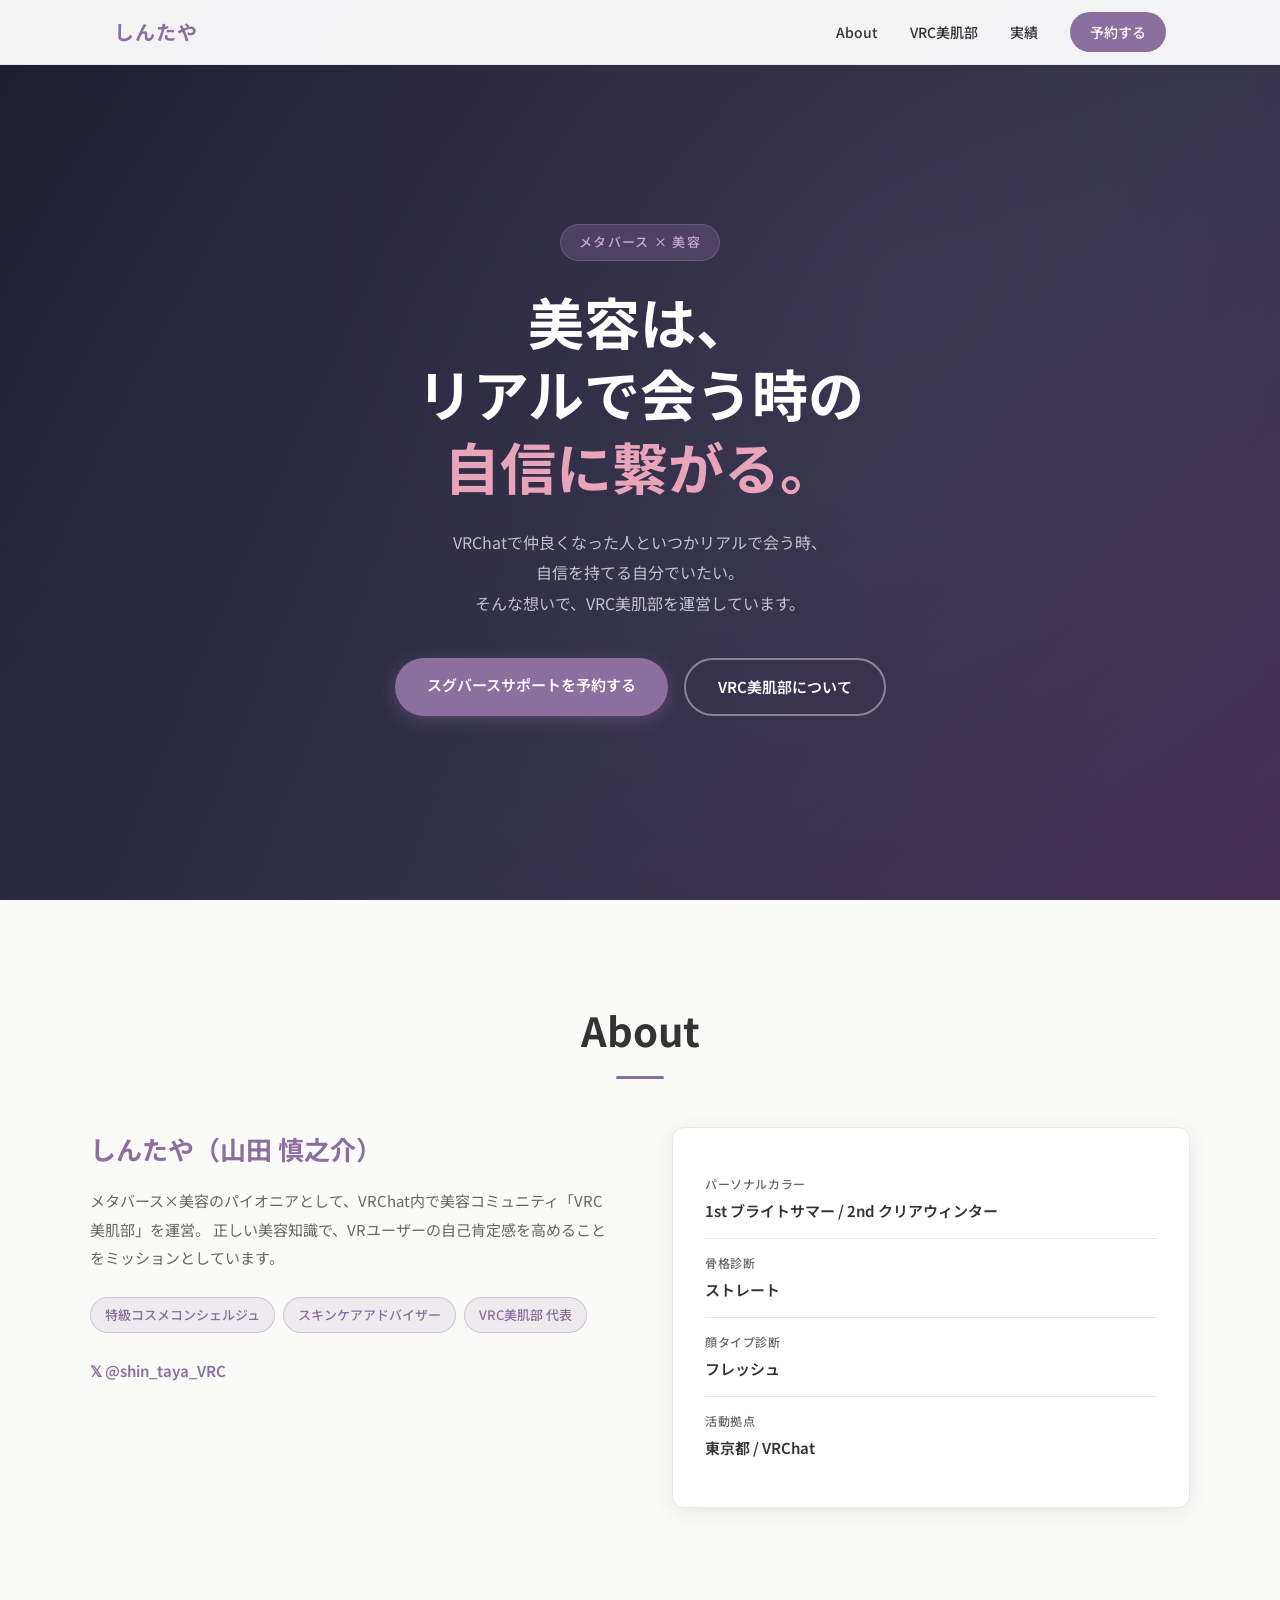
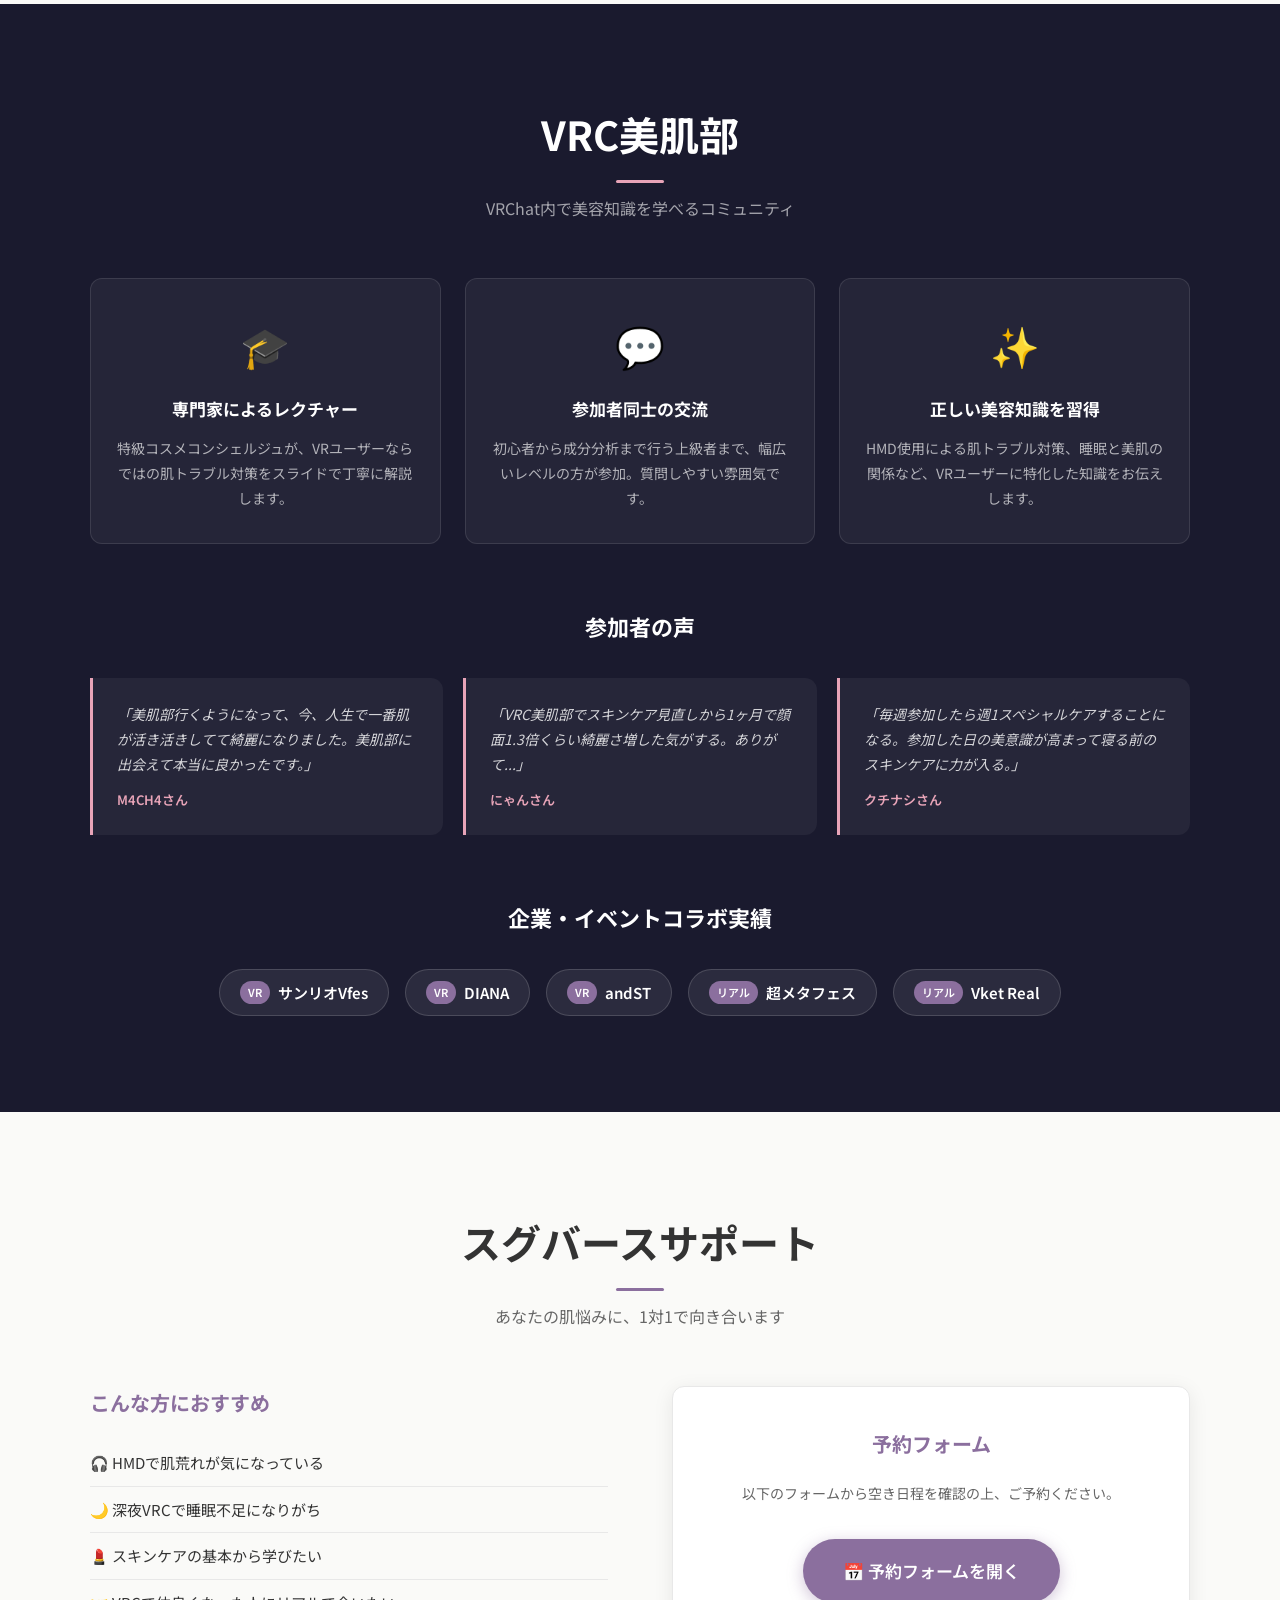
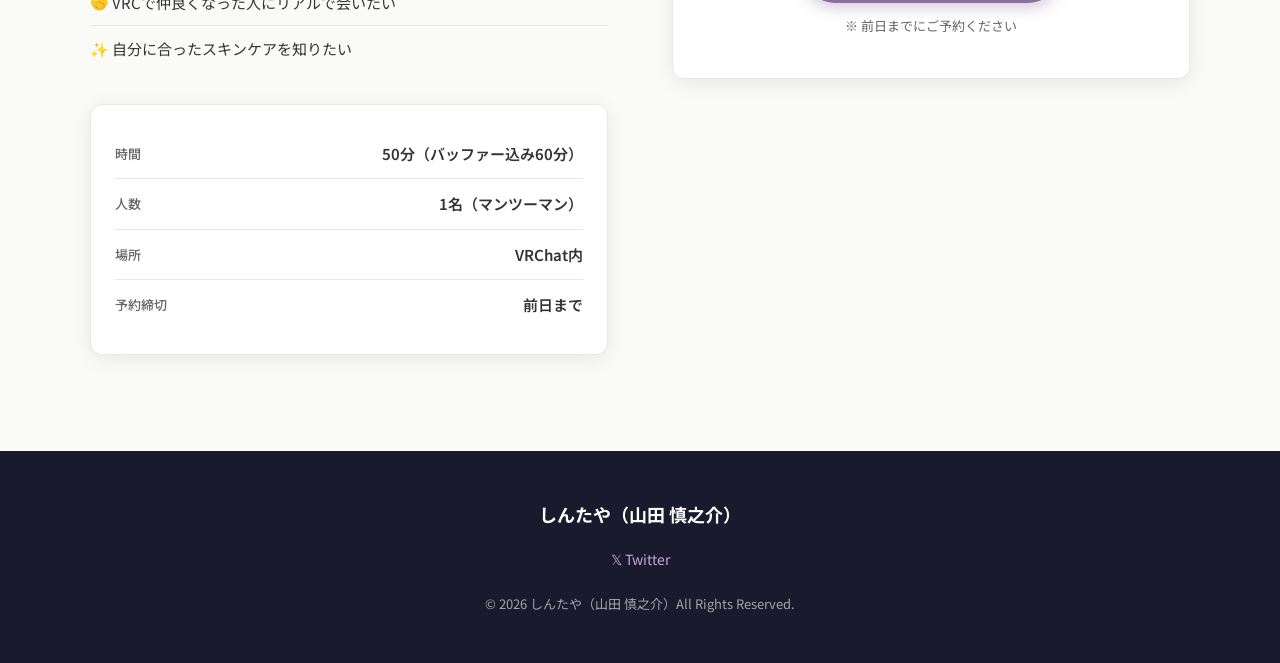
<file: index.html>
<!DOCTYPE html>
<html lang="ja">
<head>
  <meta charset="UTF-8">
  <meta name="viewport" content="width=device-width, initial-scale=1.0">
  <title>SHINTAYA | しんたや（山田 慎之介）公式サイト</title>
  <meta name="description" content="メタバース×美容のパイオニア。VRC美肌部代表・特級コスメコンシェルジュ しんたや（山田 慎之介）の公式サイト。スグバースサポート予約受付中。">
  <link rel="stylesheet" href="css/style.css">
  <link rel="preconnect" href="https://fonts.googleapis.com">
  <link href="https://fonts.googleapis.com/css2?family=Noto+Sans+JP:wght@300;400;500;700&display=swap" rel="stylesheet">
</head>
<body>

  <!-- ナビゲーション -->
  <nav class="navbar">
    <div class="nav-inner">
      <a href="#" class="nav-logo">しんたや</a>
      <ul class="nav-links">
        <li><a href="#about">About</a></li>
        <li><a href="#vrc-bihada">VRC美肌部</a></li>
        <li><a href="#achievements">実績</a></li>
        <li><a href="#support" class="nav-cta">予約する</a></li>
      </ul>
    </div>
  </nav>

  <!-- ヒーローセクション -->
  <section class="hero">
    <div class="hero-content">
      <p class="hero-tag">メタバース × 美容</p>
      <h1 class="hero-title">
        美容は、<br>
        リアルで会う時の<br>
        <span class="accent">自信に繋がる。</span>
      </h1>
      <p class="hero-sub">
        VRChatで仲良くなった人といつかリアルで会う時、<br>
        自信を持てる自分でいたい。<br>
        そんな想いで、VRC美肌部を運営しています。
      </p>
      <div class="hero-buttons">
        <a href="#support" class="btn-primary">スグバースサポートを予約する</a>
        <a href="#vrc-bihada" class="btn-secondary">VRC美肌部について</a>
      </div>
    </div>
  </section>

  <!-- Aboutセクション -->
  <section id="about" class="section">
    <div class="container">
      <h2 class="section-title">About</h2>
      <div class="about-grid">
        <div class="about-text">
          <h3 class="about-name">しんたや（山田 慎之介）</h3>
          <p class="about-desc">
            メタバース×美容のパイオニアとして、VRChat内で美容コミュニティ「VRC美肌部」を運営。
            正しい美容知識で、VRユーザーの自己肯定感を高めることをミッションとしています。
          </p>
          <div class="about-tags">
            <span class="tag">特級コスメコンシェルジュ</span>
            <span class="tag">スキンケアアドバイザー</span>
            <span class="tag">VRC美肌部 代表</span>
          </div>
          <div class="about-links">
            <a href="https://x.com/shin_taya_VRC" target="_blank" class="social-link">𝕏 @shin_taya_VRC</a>
          </div>
        </div>
        <div class="about-profile">
          <div class="profile-card">
            <div class="profile-item">
              <span class="profile-label">パーソナルカラー</span>
              <span class="profile-value">1st ブライトサマー / 2nd クリアウィンター</span>
            </div>
            <div class="profile-item">
              <span class="profile-label">骨格診断</span>
              <span class="profile-value">ストレート</span>
            </div>
            <div class="profile-item">
              <span class="profile-label">顔タイプ診断</span>
              <span class="profile-value">フレッシュ</span>
            </div>
            <div class="profile-item">
              <span class="profile-label">活動拠点</span>
              <span class="profile-value">東京都 / VRChat</span>
            </div>
          </div>
        </div>
      </div>
    </div>
  </section>

  <!-- VRC美肌部セクション -->
  <section id="vrc-bihada" class="section section-dark">
    <div class="container">
      <h2 class="section-title">VRC美肌部</h2>
      <p class="section-sub">VRChat内で美容知識を学べるコミュニティ</p>

      <div class="feature-grid">
        <div class="feature-card">
          <div class="feature-icon">🎓</div>
          <h3>専門家によるレクチャー</h3>
          <p>特級コスメコンシェルジュが、VRユーザーならではの肌トラブル対策をスライドで丁寧に解説します。</p>
        </div>
        <div class="feature-card">
          <div class="feature-icon">💬</div>
          <h3>参加者同士の交流</h3>
          <p>初心者から成分分析まで行う上級者まで、幅広いレベルの方が参加。質問しやすい雰囲気です。</p>
        </div>
        <div class="feature-card">
          <div class="feature-icon">✨</div>
          <h3>正しい美容知識を習得</h3>
          <p>HMD使用による肌トラブル対策、睡眠と美肌の関係など、VRユーザーに特化した知識をお伝えします。</p>
        </div>
      </div>

      <!-- 参加者の声 -->
      <div class="voices">
        <h3 class="voices-title">参加者の声</h3>
        <div class="voice-grid">
          <div class="voice-card">
            <p class="voice-text">「美肌部行くようになって、今、人生で一番肌が活き活きしてて綺麗になりました。美肌部に出会えて本当に良かったです。」</p>
            <p class="voice-name">M4CH4さん</p>
          </div>
          <div class="voice-card">
            <p class="voice-text">「VRC美肌部でスキンケア見直しから1ヶ月で顔面1.3倍くらい綺麗さ増した気がする。ありがて...」</p>
            <p class="voice-name">にゃんさん</p>
          </div>
          <div class="voice-card">
            <p class="voice-text">「毎週参加したら週1スペシャルケアすることになる。参加した日の美意識が高まって寝る前のスキンケアに力が入る。」</p>
            <p class="voice-name">クチナシさん</p>
          </div>
        </div>
      </div>

      <!-- 企業コラボ実績 -->
      <div class="collabs">
        <h3 class="collabs-title">企業・イベントコラボ実績</h3>
        <div class="collab-grid">
          <div class="collab-item">
            <span class="collab-tag">VR</span>
            <span class="collab-name">サンリオVfes</span>
          </div>
          <div class="collab-item">
            <span class="collab-tag">VR</span>
            <span class="collab-name">DIANA</span>
          </div>
          <div class="collab-item">
            <span class="collab-tag">VR</span>
            <span class="collab-name">andST</span>
          </div>
          <div class="collab-item">
            <span class="collab-tag">リアル</span>
            <span class="collab-name">超メタフェス</span>
          </div>
          <div class="collab-item">
            <span class="collab-tag">リアル</span>
            <span class="collab-name">Vket Real</span>
          </div>
        </div>
      </div>
    </div>
  </section>

  <!-- スグバースサポートセクション -->
  <section id="support" class="section">
    <div class="container">
      <h2 class="section-title">スグバースサポート</h2>
      <p class="section-sub">あなたの肌悩みに、1対1で向き合います</p>

      <div class="support-grid">
        <div class="support-info">
          <h3>こんな方におすすめ</h3>
          <ul class="support-list">
            <li>🎧 HMDで肌荒れが気になっている</li>
            <li>🌙 深夜VRCで睡眠不足になりがち</li>
            <li>💄 スキンケアの基本から学びたい</li>
            <li>🤝 VRCで仲良くなった人にリアルで会いたい</li>
            <li>✨ 自分に合ったスキンケアを知りたい</li>
          </ul>

          <div class="support-detail">
            <div class="detail-item">
              <span class="detail-label">時間</span>
              <span class="detail-value">50分（バッファー込み60分）</span>
            </div>
            <div class="detail-item">
              <span class="detail-label">人数</span>
              <span class="detail-value">1名（マンツーマン）</span>
            </div>
            <div class="detail-item">
              <span class="detail-label">場所</span>
              <span class="detail-value">VRChat内</span>
            </div>
            <div class="detail-item">
              <span class="detail-label">予約締切</span>
              <span class="detail-value">前日まで</span>
            </div>
          </div>
        </div>

        <div class="support-form">
          <h3>予約フォーム</h3>
          <p class="form-note">以下のフォームから空き日程を確認の上、ご予約ください。</p>
          <!-- Googleフォームを埋め込む予定 -->
          <div class="form-placeholder">
            <a href="GOOGLE_FORM_URL" target="_blank" class="btn-primary btn-large">
              📅 予約フォームを開く
            </a>
            <p class="form-sub">※ 前日までにご予約ください</p>
          </div>
        </div>
      </div>
    </div>
  </section>

  <!-- フッター -->
  <footer class="footer">
    <div class="container">
      <p class="footer-name">しんたや（山田 慎之介）</p>
      <div class="footer-links">
        <a href="https://x.com/shin_taya_VRC" target="_blank">𝕏 Twitter</a>
      </div>
      <p class="footer-copy">© 2026 しんたや（山田 慎之介）All Rights Reserved.</p>
    </div>
  </footer>

  <script src="js/main.js"></script>
</body>
</html>
</file>
<file: css/style.css>
/* ===========================
   基本設定
=========================== */
*, *::before, *::after {
  box-sizing: border-box;
  margin: 0;
  padding: 0;
}

:root {
  --primary: #8B6F9E;      /* メインカラー：上品なパープル */
  --primary-light: #C4A8D4;
  --accent: #E8A4B8;       /* アクセント：柔らかいピンク */
  --dark: #1a1a2e;
  --dark-soft: #2d2d44;
  --text: #333333;
  --text-light: #666666;
  --bg: #fafaf8;
  --bg-dark: #1a1a2e;
  --white: #ffffff;
  --border: #e8e8e8;
  --font: 'Noto Sans JP', sans-serif;
  --radius: 12px;
  --shadow: 0 4px 20px rgba(0,0,0,0.08);
  --shadow-hover: 0 8px 32px rgba(139,111,158,0.2);
}

html { scroll-behavior: smooth; }

body {
  font-family: var(--font);
  color: var(--text);
  background: var(--bg);
  line-height: 1.7;
  font-size: 16px;
}

/* ===========================
   ナビゲーション
=========================== */
.navbar {
  position: fixed;
  top: 0;
  left: 0;
  right: 0;
  z-index: 1000;
  background: rgba(255,255,255,0.95);
  backdrop-filter: blur(10px);
  border-bottom: 1px solid var(--border);
}

.nav-inner {
  max-width: 1100px;
  margin: 0 auto;
  padding: 0 24px;
  height: 64px;
  display: flex;
  align-items: center;
  justify-content: space-between;
}

.nav-logo {
  font-size: 20px;
  font-weight: 700;
  color: var(--primary);
  text-decoration: none;
  letter-spacing: 0.05em;
}

.nav-links {
  list-style: none;
  display: flex;
  gap: 32px;
  align-items: center;
}

.nav-links a {
  text-decoration: none;
  color: var(--text);
  font-size: 14px;
  font-weight: 500;
  transition: color 0.2s;
}

.nav-links a:hover { color: var(--primary); }

.nav-cta {
  background: var(--primary) !important;
  color: var(--white) !important;
  padding: 10px 20px;
  border-radius: 24px;
  transition: background 0.2s, transform 0.2s !important;
}

.nav-cta:hover {
  background: #7a5f8d !important;
  transform: translateY(-1px);
}

/* ===========================
   ヒーローセクション
=========================== */
.hero {
  min-height: 100vh;
  display: flex;
  align-items: center;
  justify-content: center;
  background: linear-gradient(135deg, var(--dark) 0%, var(--dark-soft) 60%, #3d2b4e 100%);
  text-align: center;
  padding: 120px 24px 80px;
  position: relative;
  overflow: hidden;
}

.hero::before {
  content: '';
  position: absolute;
  top: -50%;
  left: -50%;
  width: 200%;
  height: 200%;
  background: radial-gradient(circle at 60% 40%, rgba(139,111,158,0.15) 0%, transparent 60%);
}

.hero-content {
  position: relative;
  z-index: 1;
  max-width: 680px;
}

.hero-tag {
  display: inline-block;
  background: rgba(139,111,158,0.3);
  color: var(--primary-light);
  border: 1px solid rgba(139,111,158,0.5);
  padding: 6px 18px;
  border-radius: 24px;
  font-size: 13px;
  font-weight: 500;
  letter-spacing: 0.1em;
  margin-bottom: 24px;
}

.hero-title {
  font-size: clamp(32px, 6vw, 56px);
  font-weight: 700;
  color: var(--white);
  line-height: 1.3;
  margin-bottom: 24px;
}

.hero-title .accent {
  color: var(--accent);
}

.hero-sub {
  font-size: 16px;
  color: rgba(255,255,255,0.7);
  margin-bottom: 40px;
  line-height: 1.9;
}

.hero-buttons {
  display: flex;
  gap: 16px;
  justify-content: center;
  flex-wrap: wrap;
}

/* ===========================
   ボタン
=========================== */
.btn-primary {
  display: inline-block;
  background: var(--primary);
  color: var(--white);
  padding: 14px 32px;
  border-radius: 32px;
  text-decoration: none;
  font-weight: 600;
  font-size: 15px;
  transition: background 0.2s, transform 0.2s, box-shadow 0.2s;
  box-shadow: 0 4px 16px rgba(139,111,158,0.4);
}

.btn-primary:hover {
  background: #7a5f8d;
  transform: translateY(-2px);
  box-shadow: 0 8px 24px rgba(139,111,158,0.5);
}

.btn-secondary {
  display: inline-block;
  background: transparent;
  color: var(--white);
  padding: 14px 32px;
  border-radius: 32px;
  text-decoration: none;
  font-weight: 600;
  font-size: 15px;
  border: 2px solid rgba(255,255,255,0.4);
  transition: border-color 0.2s, background 0.2s;
}

.btn-secondary:hover {
  border-color: rgba(255,255,255,0.8);
  background: rgba(255,255,255,0.1);
}

.btn-large {
  font-size: 17px;
  padding: 18px 40px;
}

/* ===========================
   セクション共通
=========================== */
.section {
  padding: 96px 24px;
}

.section-dark {
  background: var(--bg-dark);
  color: var(--white);
}

.container {
  max-width: 1100px;
  margin: 0 auto;
}

.section-title {
  font-size: clamp(28px, 4vw, 40px);
  font-weight: 700;
  text-align: center;
  margin-bottom: 12px;
  position: relative;
}

.section-title::after {
  content: '';
  display: block;
  width: 48px;
  height: 3px;
  background: var(--primary);
  margin: 12px auto 0;
  border-radius: 2px;
}

.section-dark .section-title::after {
  background: var(--accent);
}

.section-sub {
  text-align: center;
  color: var(--text-light);
  margin-bottom: 56px;
  font-size: 16px;
}

.section-dark .section-sub {
  color: rgba(255,255,255,0.6);
}

/* ===========================
   Aboutセクション
=========================== */
.about-grid {
  display: grid;
  grid-template-columns: 1fr 1fr;
  gap: 64px;
  align-items: start;
  margin-top: 48px;
}

.about-name {
  font-size: 26px;
  font-weight: 700;
  margin-bottom: 16px;
  color: var(--primary);
}

.about-desc {
  font-size: 15px;
  line-height: 1.9;
  color: var(--text-light);
  margin-bottom: 24px;
}

.about-tags {
  display: flex;
  flex-wrap: wrap;
  gap: 8px;
  margin-bottom: 24px;
}

.tag {
  background: rgba(139,111,158,0.1);
  color: var(--primary);
  border: 1px solid rgba(139,111,158,0.3);
  padding: 6px 14px;
  border-radius: 20px;
  font-size: 13px;
  font-weight: 500;
}

.social-link {
  color: var(--primary);
  text-decoration: none;
  font-weight: 600;
  font-size: 15px;
  transition: opacity 0.2s;
}

.social-link:hover { opacity: 0.7; }

.profile-card {
  background: var(--white);
  border: 1px solid var(--border);
  border-radius: var(--radius);
  padding: 32px;
  box-shadow: var(--shadow);
}

.profile-item {
  display: flex;
  flex-direction: column;
  padding: 14px 0;
  border-bottom: 1px solid var(--border);
}

.profile-item:last-child { border-bottom: none; }

.profile-label {
  font-size: 12px;
  color: var(--text-light);
  font-weight: 500;
  letter-spacing: 0.05em;
  margin-bottom: 4px;
}

.profile-value {
  font-size: 15px;
  font-weight: 600;
  color: var(--text);
}

/* ===========================
   VRC美肌部セクション
=========================== */
.feature-grid {
  display: grid;
  grid-template-columns: repeat(3, 1fr);
  gap: 24px;
  margin-bottom: 64px;
}

.feature-card {
  background: rgba(255,255,255,0.05);
  border: 1px solid rgba(255,255,255,0.1);
  border-radius: var(--radius);
  padding: 32px 24px;
  text-align: center;
  transition: background 0.2s;
}

.feature-card:hover {
  background: rgba(255,255,255,0.08);
}

.feature-icon {
  font-size: 40px;
  margin-bottom: 16px;
}

.feature-card h3 {
  font-size: 17px;
  font-weight: 700;
  margin-bottom: 12px;
  color: var(--white);
}

.feature-card p {
  font-size: 14px;
  color: rgba(255,255,255,0.65);
  line-height: 1.8;
}

/* 参加者の声 */
.voices { margin-bottom: 64px; }

.voices-title {
  font-size: 22px;
  font-weight: 700;
  text-align: center;
  margin-bottom: 32px;
  color: var(--white);
}

.voice-grid {
  display: grid;
  grid-template-columns: repeat(3, 1fr);
  gap: 20px;
}

.voice-card {
  background: rgba(255,255,255,0.05);
  border-left: 3px solid var(--accent);
  border-radius: 0 var(--radius) var(--radius) 0;
  padding: 24px;
}

.voice-text {
  font-size: 14px;
  color: rgba(255,255,255,0.8);
  line-height: 1.8;
  margin-bottom: 12px;
  font-style: italic;
}

.voice-name {
  font-size: 13px;
  color: var(--accent);
  font-weight: 600;
}

/* 企業コラボ実績 */
.collabs-title {
  font-size: 22px;
  font-weight: 700;
  text-align: center;
  margin-bottom: 32px;
  color: var(--white);
}

.collab-grid {
  display: flex;
  flex-wrap: wrap;
  gap: 16px;
  justify-content: center;
}

.collab-item {
  display: flex;
  align-items: center;
  gap: 8px;
  background: rgba(255,255,255,0.08);
  border: 1px solid rgba(255,255,255,0.15);
  border-radius: 32px;
  padding: 10px 20px;
}

.collab-tag {
  font-size: 11px;
  background: var(--primary);
  color: var(--white);
  padding: 2px 8px;
  border-radius: 12px;
  font-weight: 600;
}

.collab-name {
  font-size: 15px;
  font-weight: 600;
  color: var(--white);
}

/* ===========================
   スグバースサポートセクション
=========================== */
.support-grid {
  display: grid;
  grid-template-columns: 1fr 1fr;
  gap: 64px;
  align-items: start;
}

.support-info h3, .support-form h3 {
  font-size: 20px;
  font-weight: 700;
  margin-bottom: 20px;
  color: var(--primary);
}

.support-list {
  list-style: none;
  margin-bottom: 32px;
}

.support-list li {
  padding: 10px 0;
  border-bottom: 1px solid var(--border);
  font-size: 15px;
  color: var(--text);
}

.support-list li:last-child { border-bottom: none; }

.support-detail {
  background: var(--white);
  border: 1px solid var(--border);
  border-radius: var(--radius);
  padding: 24px;
  box-shadow: var(--shadow);
}

.detail-item {
  display: flex;
  justify-content: space-between;
  align-items: center;
  padding: 12px 0;
  border-bottom: 1px solid var(--border);
}

.detail-item:last-child { border-bottom: none; }

.detail-label {
  font-size: 13px;
  color: var(--text-light);
  font-weight: 500;
}

.detail-value {
  font-size: 15px;
  font-weight: 600;
  color: var(--text);
}

.support-form {
  background: var(--white);
  border: 1px solid var(--border);
  border-radius: var(--radius);
  padding: 40px;
  box-shadow: var(--shadow);
  text-align: center;
}

.form-note {
  font-size: 14px;
  color: var(--text-light);
  margin-bottom: 32px;
  line-height: 1.8;
}

.form-placeholder {
  display: flex;
  flex-direction: column;
  align-items: center;
  gap: 12px;
}

.form-sub {
  font-size: 13px;
  color: var(--text-light);
}

/* ===========================
   フッター
=========================== */
.footer {
  background: var(--dark);
  color: rgba(255,255,255,0.6);
  text-align: center;
  padding: 48px 24px;
}

.footer-name {
  font-size: 18px;
  font-weight: 700;
  color: var(--white);
  margin-bottom: 16px;
}

.footer-links {
  margin-bottom: 20px;
}

.footer-links a {
  color: var(--primary-light);
  text-decoration: none;
  font-size: 14px;
  transition: opacity 0.2s;
}

.footer-links a:hover { opacity: 0.7; }

.footer-copy {
  font-size: 13px;
}

/* ===========================
   レスポンシブ
=========================== */
@media (max-width: 768px) {
  .nav-links { display: none; }

  .about-grid,
  .support-grid {
    grid-template-columns: 1fr;
    gap: 32px;
  }

  .feature-grid,
  .voice-grid {
    grid-template-columns: 1fr;
  }

  .hero-buttons {
    flex-direction: column;
    align-items: center;
  }
}
</file>
